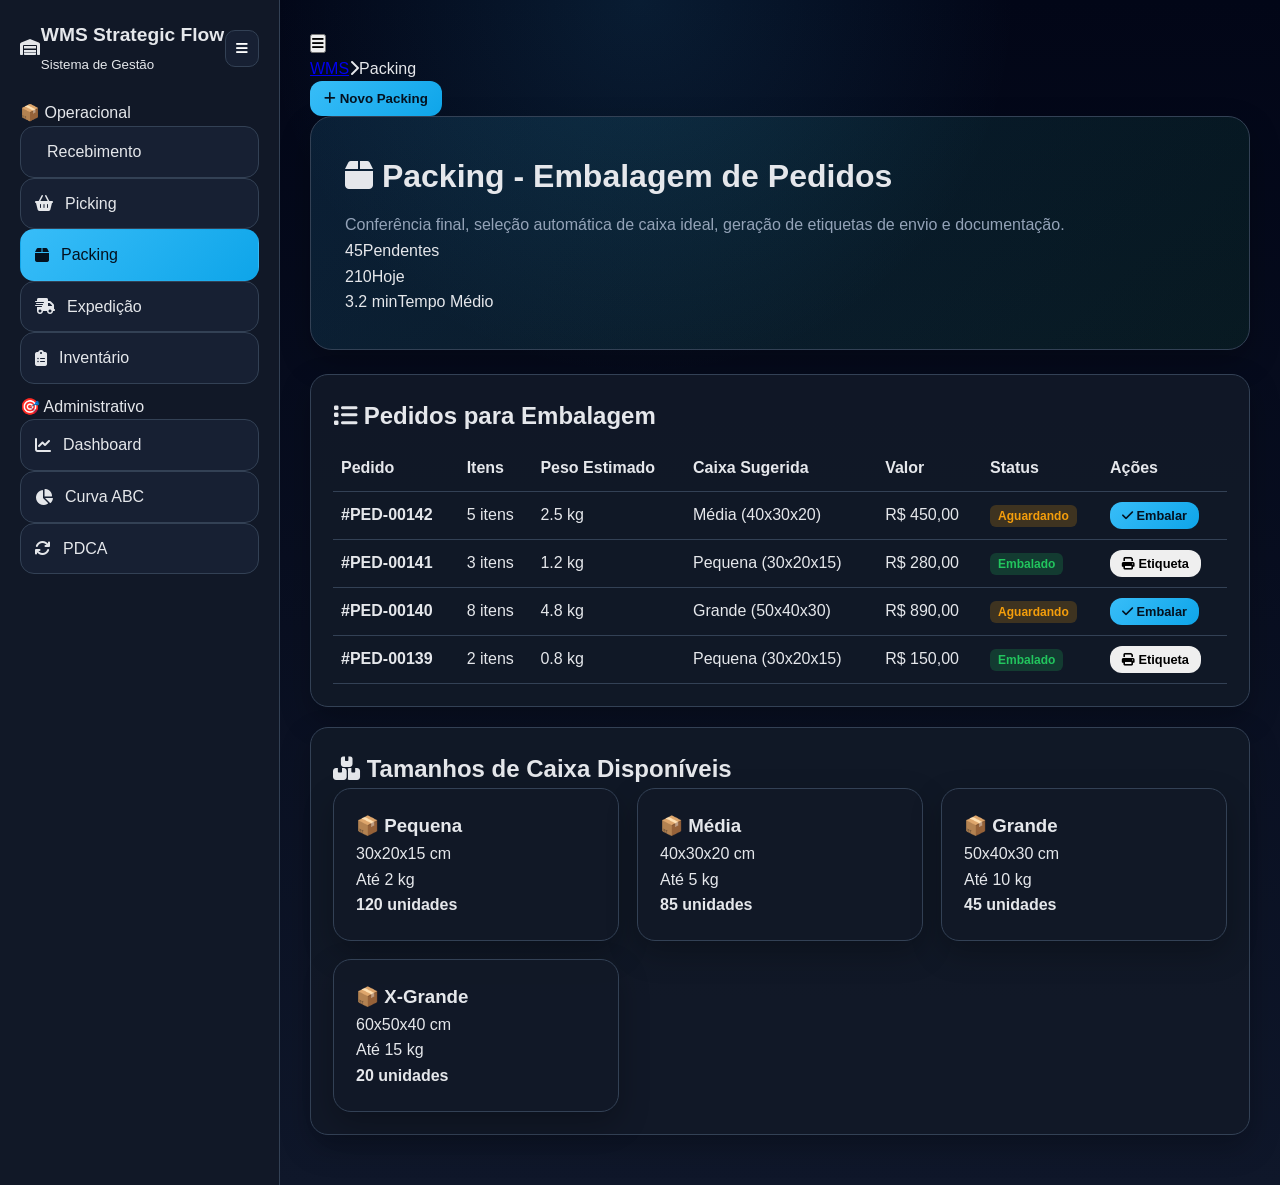
<file: pages/packing.html>
<!DOCTYPE html>
<html lang="pt-br">
<head>
    <meta charset="UTF-8">
    <meta name="viewport" content="width=device-width, initial-scale=1.0">
    <title>WMS Strategic Flow | Packing</title>
    <link rel="stylesheet" href="../css/style.css">
    <link rel="stylesheet" href="https://cdnjs.cloudflare.com/ajax/libs/font-awesome/6.5.0/css/all.min.css">
</head>
<body>
    <div class="app">
        <aside class="sidebar" id="sidebar">
            <div class="brand">
                <div class="logo"><i class="fa-solid fa-warehouse"></i></div>
                <div class="brand-text"><h1>WMS Strategic Flow</h1><small>Sistema de Gestão</small></div>
                <button class="toggle-btn" id="toggleSidebar" title="Toggle sidebar"><i class="fa-solid fa-bars"></i></button>
            </div>
            <nav class="menu">
                <div class="menu-section"><span class="section-title">📦 Operacional</span>
                    <a href="receiving.html" class="menu-link"><i class="fa-solid fa-truck-receiver"></i><span>Recebimento</span></a>
                    <a href="picking.html" class="menu-link"><i class="fa-solid fa-basket-shopping"></i><span>Picking</span></a>
                    <a href="packing.html" class="menu-link active"><i class="fa-solid fa-box"></i><span>Packing</span></a>
                    <a href="shipping.html" class="menu-link"><i class="fa-solid fa-truck-fast"></i><span>Expedição</span></a>
                    <a href="inventory.html" class="menu-link"><i class="fa-solid fa-clipboard-list"></i><span>Inventário</span></a>
                </div>
                <div class="menu-section"><span class="section-title">🎯 Administrativo</span>
                    <a href="dashboard.html" class="menu-link"><i class="fa-solid fa-chart-line"></i><span>Dashboard</span></a>
                    <a href="abc.html" class="menu-link"><i class="fa-solid fa-chart-pie"></i><span>Curva ABC</span></a>
                    <a href="pdca.html" class="menu-link"><i class="fa-solid fa-arrows-rotate"></i><span>PDCA</span></a>
                </div>
            </nav>
        </aside>

        <main class="content">
            <header class="content-header">
                <div class="header-left">
                    <button class="mobile-menu-btn" id="mobileMenuBtn" title="Abrir menu"><i class="fa-solid fa-bars"></i></button>
                    <div class="breadcrumb"><a href="dashboard.html">WMS</a><i class="fa-solid fa-chevron-right"></i><span>Packing</span></div>
                </div>
                <div class="header-right">
                    <button class="btn btn-primary" onclick="alert('Novo packing')"><i class="fa-solid fa-plus"></i> Novo Packing</button>
                </div>
            </header>

            <section class="hero">
                <div class="hero-content">
                    <h2><i class="fa-solid fa-box"></i> Packing - Embalagem de Pedidos</h2>
                    <p>Conferência final, seleção automática de caixa ideal, geração de etiquetas de envio e documentação.</p>
                </div>
                <div class="hero-stats">
                    <div class="hero-stat"><span class="stat-value">45</span><span class="stat-label">Pendentes</span></div>
                    <div class="hero-stat"><span class="stat-value">210</span><span class="stat-label">Hoje</span></div>
                    <div class="hero-stat"><span class="stat-value">3.2 min</span><span class="stat-label">Tempo Médio</span></div>
                </div>
            </section>

            <section class="panel">
                <div class="panel-header"><h2><i class="fa-solid fa-list"></i> Pedidos para Embalagem</h2></div>
                <div class="table-wrap">
                    <table>
                        <thead>
                            <tr>
                                <th>Pedido</th>
                                <th>Itens</th>
                                <th>Peso Estimado</th>
                                <th>Caixa Sugerida</th>
                                <th>Valor</th>
                                <th>Status</th>
                                <th>Ações</th>
                            </tr>
                        </thead>
                        <tbody>
                            <tr>
                                <td><strong>#PED-00142</strong></td>
                                <td>5 itens</td>
                                <td>2.5 kg</td>
                                <td>Média (40x30x20)</td>
                                <td>R$ 450,00</td>
                                <td><span class="status warning">Aguardando</span></td>
                                <td><button class="btn btn-primary btn-sm" onclick="packOrder('PED-00142')"><i class="fa-solid fa-check"></i> Embalar</button></td>
                            </tr>
                            <tr>
                                <td><strong>#PED-00141</strong></td>
                                <td>3 itens</td>
                                <td>1.2 kg</td>
                                <td>Pequena (30x20x15)</td>
                                <td>R$ 280,00</td>
                                <td><span class="status ok">Embalado</span></td>
                                <td><button class="btn btn-outline btn-sm" onclick="printLabel('PED-00141')"><i class="fa-solid fa-print"></i> Etiqueta</button></td>
                            </tr>
                            <tr>
                                <td><strong>#PED-00140</strong></td>
                                <td>8 itens</td>
                                <td>4.8 kg</td>
                                <td>Grande (50x40x30)</td>
                                <td>R$ 890,00</td>
                                <td><span class="status warning">Aguardando</span></td>
                                <td><button class="btn btn-primary btn-sm" onclick="packOrder('PED-00140')"><i class="fa-solid fa-check"></i> Embalar</button></td>
                            </tr>
                            <tr>
                                <td><strong>#PED-00139</strong></td>
                                <td>2 itens</td>
                                <td>0.8 kg</td>
                                <td>Pequena (30x20x15)</td>
                                <td>R$ 150,00</td>
                                <td><span class="status ok">Embalado</span></td>
                                <td><button class="btn btn-outline btn-sm" onclick="printLabel('PED-00139')"><i class="fa-solid fa-print"></i> Etiqueta</button></td>
                            </tr>
                        </tbody>
                    </table>
                </div>
            </section>

            <section class="panel">
                <div class="panel-header"><h2><i class="fa-solid fa-boxes"></i> Tamanhos de Caixa Disponíveis</h2></div>
                <div class="grid">
                    <article class="card"><h3>📦 Pequena</h3><p>30x20x15 cm</p><p>Até 2 kg</p><div class="kpi-value">120 unidades</div></article>
                    <article class="card"><h3>📦 Média</h3><p>40x30x20 cm</p><p>Até 5 kg</p><div class="kpi-value">85 unidades</div></article>
                    <article class="card"><h3>📦 Grande</h3><p>50x40x30 cm</p><p>Até 10 kg</p><div class="kpi-value">45 unidades</div></article>
                    <article class="card"><h3>📦 X-Grande</h3><p>60x50x40 cm</p><p>Até 15 kg</p><div class="kpi-value">20 unidades</div></article>
                </div>
            </section>
        </main>
    </div>

    <script>
        function packOrder(orderId) {
            const confirmPack = confirm(`Embalar pedido #${orderId}?

Itens:
- Produto A (1x)
- Produto B (2x)
- Produto C (2x)

Caixa sugerida: Média (40x30x20)`);
            if (confirmPack) {
                alert(`✅ Pedido #${orderId} embalado!

Peso final: 2.5 kg
Caixa: 40x30x20
Próximo: Expedição`);
            }
        }

        function printLabel(orderId) {
            alert(`🖨️ Gerando etiqueta para #${orderId}...

Transportadora: Jadex Express
Código de rastreio: BR123456789SP

Impressão iniciada!`);
        }

        document.addEventListener('DOMContentLoaded', () => {
            document.getElementById('toggleSidebar')?.addEventListener('click', () => {
                document.getElementById('sidebar').classList.toggle('active');
            });
        });
    </script>
</body>
</html>
</file>
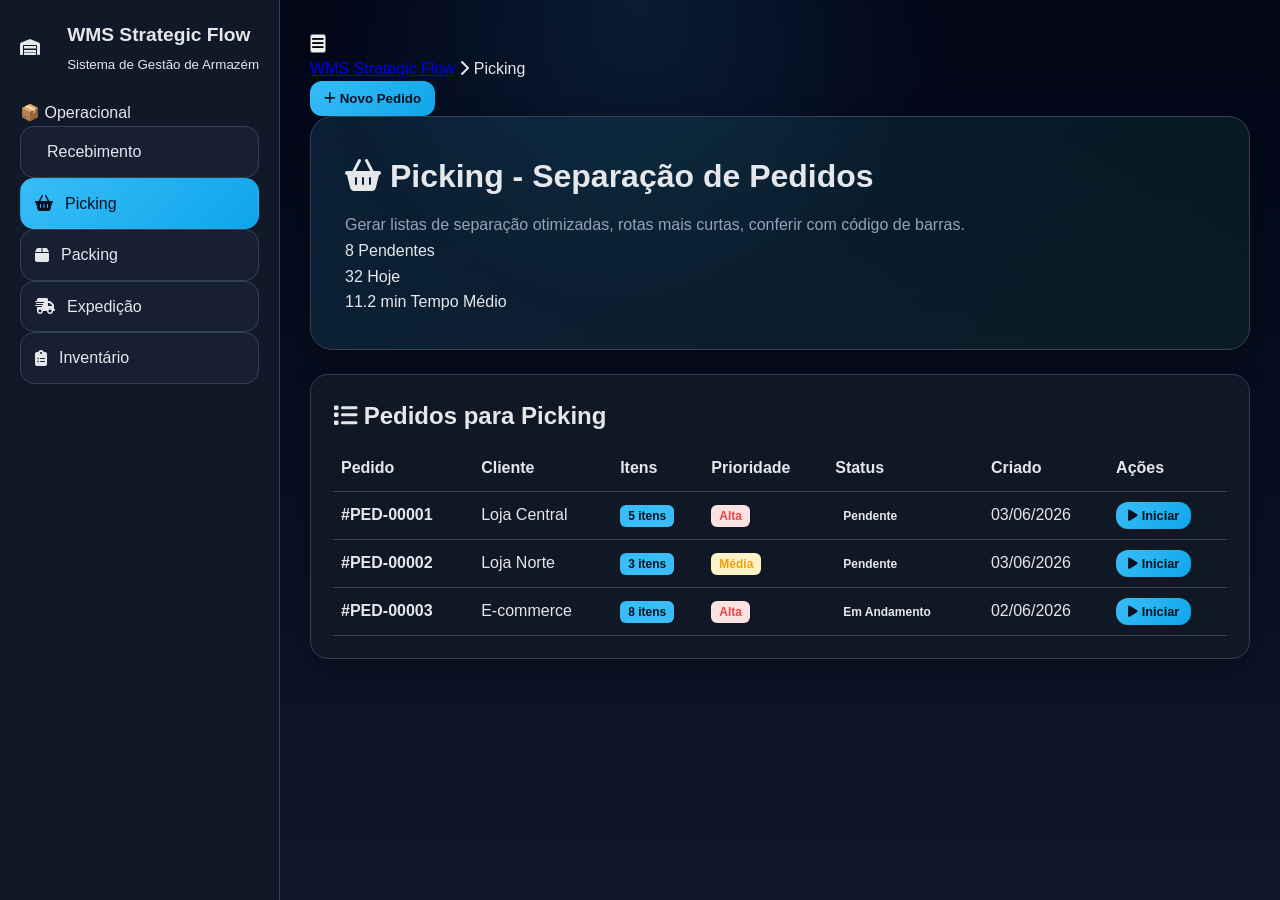
<file: pages/picking.html>
<!DOCTYPE html>
<html lang="pt-br">
<head>
    <meta charset="UTF-8">
    <meta name="viewport" content="width=device-width, initial-scale=1.0">
    <title>WMS Strategic Flow | Picking</title>
    <link rel="stylesheet" href="../css/style.css">
    <link rel="stylesheet" href="https://cdnjs.cloudflare.com/ajax/libs/font-awesome/6.5.0/css/all.min.css">
    <script defer src="../js/storage.js"></script>
    <script defer src="../js/app.js"></script>
</head>
<body>
    <div class="app">
        <!-- SIDEBAR (mesma structure) -->
        <aside class="sidebar" id="sidebar">
            <div class="brand">
                <div class="logo"><i class="fa-solid fa-warehouse"></i></div>
                <div class="brand-text">
                    <h1>WMS Strategic Flow</h1>
                    <small>Sistema de Gestão de Armazém</small>
                </div>
            </div>
            <nav class="menu">
                <div class="menu-section">
                    <span class="section-title">📦 Operacional</span>
                    <a href="receiving.html" class="menu-link"><i class="fa-solid fa-truck-receiver"></i><span>Recebimento</span></a>
                    <a href="picking.html" class="menu-link active"><i class="fa-solid fa-basket-shopping"></i><span>Picking</span></a>
                    <a href="packing.html" class="menu-link"><i class="fa-solid fa-box"></i><span>Packing</span></a>
                    <a href="shipping.html" class="menu-link"><i class="fa-solid fa-truck-fast"></i><span>Expedição</span></a>
                    <a href="inventory.html" class="menu-link"><i class="fa-solid fa-clipboard-list"></i><span>Inventário</span></a>
                </div>
            </nav>
        </aside>

        <main class="content">
            <header class="content-header">
                <div class="header-left">
                    <button class="mobile-menu-btn" id="mobileMenuBtn" title="Menu"><i class="fa-solid fa-bars"></i></button>
                    <div class="breadcrumb">
                        <a href="../index.html">WMS Strategic Flow</a>
                        <i class="fa-solid fa-chevron-right"></i>
                        <span>Picking</span>
                    </div>
                </div>
                <div class="header-right">
                    <button class="btn btn-primary" onclick="createPickingOrder()">
                        <i class="fa-solid fa-plus"></i> Novo Pedido
                    </button>
                </div>
            </header>

            <section class="hero">
                <div class="hero-content">
                    <h2><i class="fa-solid fa-basket-shopping"></i> Picking - Separação de Pedidos</h2>
                    <p>Gerar listas de separação otimizadas, rotas mais curtas, conferir com código de barras.</p>
                </div>
                <div class="hero-stats">
                    <div class="hero-stat">
                        <span class="stat-value" id="pendingOrders">8</span>
                        <span class="stat-label">Pendentes</span>
                    </div>
                    <div class="hero-stat">
                        <span class="stat-value" id="todayOrders">32</span>
                        <span class="stat-label">Hoje</span>
                    </div>
                    <div class="hero-stat">
                        <span class="stat-value" id="avgPickingTime">11.2 min</span>
                        <span class="stat-label">Tempo Médio</span>
                    </div>
                </div>
            </section>

            <section class="panel">
                <div class="panel-header">
                    <h2><i class="fa-solid fa-list"></i> Pedidos para Picking</h2>
                </div>
                <div class="table-wrap">
                    <table>
                        <thead>
                            <tr>
                                <th>Pedido</th>
                                <th>Cliente</th>
                                <th>Itens</th>
                                <th>Prioridade</th>
                                <th>Status</th>
                                <th>Criado</th>
                                <th>Ações</th>
                            </tr>
                        </thead>
                        <tbody id="pickingList">
                            <!-- Preenchido por JS -->
                        </tbody>
                    </table>
                </div>
            </section>
        </main>
    </div>

    <script>
        // Dados simulados
        const pickingOrders = [
            { id: 1, client: 'Loja Central', items: 5, priority: 'high', status: 'pending', created: '2026-06-03' },
            { id: 2, client: 'Loja Norte', items: 3, priority: 'medium', status: 'pending', created: '2026-06-03' },
            { id: 3, client: 'E-commerce', items: 8, priority: 'high', status: 'in_progress', created: '2026-06-02' }
        ];

        function loadPicking() {
            const tbody = document.getElementById('pickingList');
            tbody.innerHTML = pickingOrders.map(order => `
                <tr>
                    <td><strong>#PED-${order.id.toString().padStart(5, '0')}</strong></td>
                    <td>${order.client}</td>
                    <td><span class="badge">${order.items} itens</span></td>
                    <td><span class="priority ${order.priority}">${order.priority === 'high' ? 'Alta' : order.priority === 'medium' ? 'Média' : 'Baixa'}</span></td>
                    <td><span class="status ${order.status}">${order.status === 'pending' ? 'Pendente' : order.status === 'in_progress' ? 'Em Andamento' : 'Concluído'}</span></td>
                    <td>${formatDate(order.created)}</td>
                    <td>
                        <button class="btn btn-primary btn-sm" onclick="startPicking(${order.id})">
                            <i class="fa-solid fa-play"></i> Iniciar
                        </button>
                    </td>
                </tr>
            `).join('');
        }

        function startPicking(id) {
            alert(`🚀 Iniciando picking do pedido #${id}

Rota otimizada:
1. A-01-01 (Produto A) - 3 unidades
2. B-02-03 (Produto B) - 2 unidades
3. C-03-01 (Produto C) - 1 unidade

Tempo estimado: 11 min`);
        }

        function createPickingOrder() {
            alert('📋 Formulário de novo pedido de picking');
        }

        function formatDate(date) {
            return new Date(date).toLocaleDateString('pt-BR');
        }

        document.addEventListener('DOMContentLoaded', loadPicking);
    </script>

    
</body>
</html>
</file>
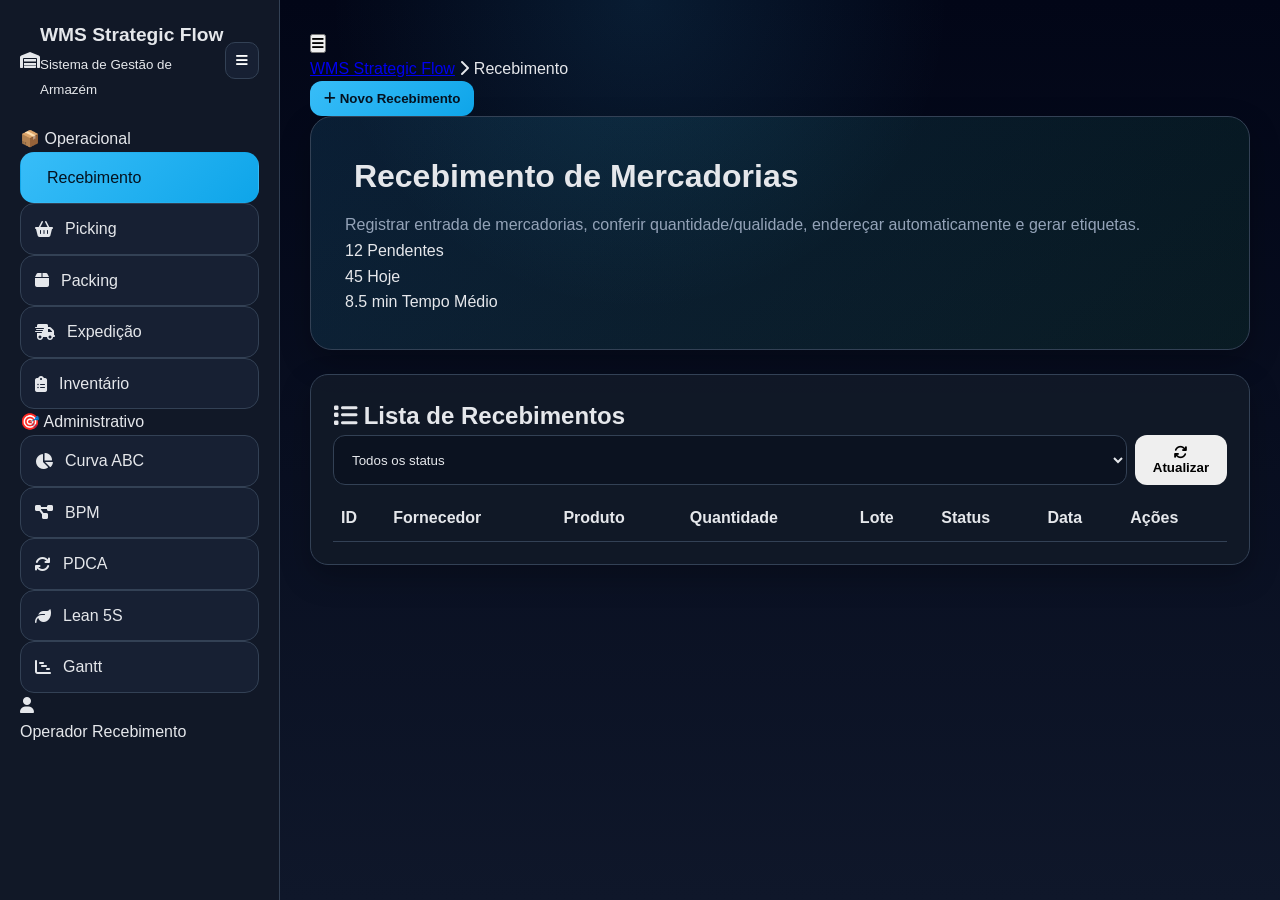
<file: pages/receiving.html>
<!DOCTYPE html>
<html lang="pt-br">
<head>
    <meta charset="UTF-8">
    <meta name="viewport" content="width=device-width, initial-scale=1.0">
    <title>WMS Strategic Flow | Recebimento</title>
    <link rel="stylesheet" href="../css/style.css">
    <link rel="stylesheet" href="https://cdnjs.cloudflare.com/ajax/libs/font-awesome/6.5.0/css/all.min.css">
    <script defer src="../js/storage.js"></script>
    <script defer src="../js/app.js"></script>
</head>
<body>
    <div class="app">
        <!-- SIDEBAR (mesma do index.html) -->
        <aside class="sidebar" id="sidebar">
            <div class="brand">
                <div class="logo"><i class="fa-solid fa-warehouse"></i></div>
                <div class="brand-text">
                    <h1>WMS Strategic Flow</h1>
                    <small>Sistema de Gestão de Armazém</small>
                </div>
                    <button class="toggle-btn" id="toggleSidebar" title="Alternar barra lateral" aria-label="Alternar barra lateral"><i class="fa-solid fa-bars"></i></button>
                </div>

                <div class="menu-section">
                    <span class="section-title">📦 Operacional</span>
                    <a href="receiving.html" class="menu-link active"><i class="fa-solid fa-truck-receiver"></i><span>Recebimento</span></a>
                    <a href="picking.html" class="menu-link"><i class="fa-solid fa-basket-shopping"></i><span>Picking</span></a>
                    <a href="packing.html" class="menu-link"><i class="fa-solid fa-box"></i><span>Packing</span></a>
                    <a href="shipping.html" class="menu-link"><i class="fa-solid fa-truck-fast"></i><span>Expedição</span></a>
                    <a href="inventory.html" class="menu-link"><i class="fa-solid fa-clipboard-list"></i><span>Inventário</span></a>
                </div>

                <div class="menu-section">
                    <span class="section-title">🎯 Administrativo</span>
                    <a href="abc.html" class="menu-link"><i class="fa-solid fa-chart-pie"></i><span>Curva ABC</span></a>
                    <a href="bpm.html" class="menu-link"><i class="fa-solid fa-diagram-project"></i><span>BPM</span></a>
                    <a href="pdca.html" class="menu-link"><i class="fa-solid fa-arrows-rotate"></i><span>PDCA</span></a>
                    <a href="lean.html" class="menu-link"><i class="fa-solid fa-leaf"></i><span>Lean 5S</span></a>
                    <a href="gantt.html" class="menu-link"><i class="fa-solid fa-chart-gantt"></i><span>Gantt</span></a>
                </div>
            </nav>

            <div class="sidebar-footer">
                <div class="user-info">
                    <div class="user-avatar"><i class="fa-solid fa-user"></i></div>
                    <div class="user-details">
                        <span class="user-name">Operador</span>
                        <span class="user-role">Recebimento</span>
                    </div>
                </div>
            </div>
        </aside>

        <!-- CONTEÚDO -->
        <main class="content">
            <header class="content-header">
                <div class="header-left">
                    <button class="mobile-menu-btn" id="mobileMenuBtn" title="Abrir menu móvel"><i class="fa-solid fa-bars"></i></button>
                    <div class="breadcrumb">
                        <a href="../index.html">WMS Strategic Flow</a>
                        <i class="fa-solid fa-chevron-right"></i>
                        <span>Recebimento</span>
                    </div>
                </div>
                <div class="header-right">
                    <button class="btn btn-primary" onclick="openReceivingModal()">
                        <i class="fa-solid fa-plus"></i> Novo Recebimento
                    </button>
                </div>
            </header>

            <section class="hero">
                <div class="hero-content">
                    <h2><i class="fa-solid fa-truck-receiver"></i> Recebimento de Mercadorias</h2>
                    <p>Registrar entrada de mercadorias, conferir quantidade/qualidade, endereçar automaticamente e gerar etiquetas.</p>
                </div>
                <div class="hero-stats">
                    <div class="hero-stat">
                        <span class="stat-value" id="pendingReceiving">12</span>
                        <span class="stat-label">Pendentes</span>
                    </div>
                    <div class="hero-stat">
                        <span class="stat-value" id="todayReceiving">45</span>
                        <span class="stat-label">Hoje</span>
                    </div>
                    <div class="hero-stat">
                        <span class="stat-value" id="avgTime">8.5 min</span>
                        <span class="stat-label">Tempo Médio</span>
                    </div>
                </div>
            </section>

            <section class="panel">
                <div class="panel-header">
                    <h2><i class="fa-solid fa-list"></i> Lista de Recebimentos</h2>
                    <div class="filters">
                        <select class="select" id="filterStatus" aria-label="Filtrar status">
                            <option value="all">Todos os status</option>
                            <option value="pending">Pendente</option>
                            <option value="in_progress">Em Andamento</option>
                            <option value="completed">Concluído</option>
                        </select>
                        <button class="btn btn-outline" onclick="refreshReceiving()">
                            <i class="fa-solid fa-refresh"></i> Atualizar
                        </button>
                    </div>
                </div>
                <div class="table-wrap">
                    <table>
                        <thead>
                            <tr>
                                <th>ID</th>
                                <th>Fornecedor</th>
                                <th>Produto</th>
                                <th>Quantidade</th>
                                <th>Lote</th>
                                <th>Status</th>
                                <th>Data</th>
                                <th>Ações</th>
                            </tr>
                        </thead>
                        <tbody id="receivingList">
                            <!-- Preenchido por JS -->
                        </tbody>
                    </table>
                </div>
            </section>
        </main>
    </div>

    <!-- MODAL DE RECEBIMENTO -->
    <div id="receivingModal" class="modal hidden">
        <div class="modal-content">
            <div class="modal-header">
                <h3>Novo Recebimento</h3>
                <button class="close-btn" onclick="closeReceivingModal()">&times;</button>
            </div>
            <form id="receivingForm" onsubmit="saveReceiving(event)">
                <div class="form-group">
                    <label for="supplier">Fornecedor *</label>
                    <input type="text" id="supplier" required placeholder="Nome do fornecedor" title="Nome do fornecedor">
                </div>
                <div class="form-group">
                    <label for="product">Produto *</label>
                    <input type="text" id="product" required placeholder="Nome do produto" title="Nome do produto">
                </div>
                <div class="form-group">
                    <label for="quantity">Quantidade *</label>
                    <input type="number" id="quantity" required min="1" placeholder="0" title="Quantidade recebida">
                </div>
                <div class="form-group">
                    <label for="lot">Lote</label>
                    <input type="text" id="lot" placeholder="Número do lote (opcional)" title="Número do lote">
                </div>
                <div class="form-group">
                    <label for="expiryDate">Validade</label>
                    <input type="date" id="expiryDate" placeholder="Selecione a validade" title="Data de validade do produto">
                </div>
                <div class="form-actions">
                    <button type="button" class="btn btn-outline" onclick="closeReceivingModal()">Cancelar</button>
                    <button type="submit" class="btn btn-primary"><i class="fa-solid fa-save"></i> Salvar</button>
                </div>
            </form>
        </div>
    </div>

    <style>
        .modal.hidden {
            display: none;
        }

        .empty-message {
            text-align: center;
            padding: 32px;
        }

        .modal {
            position: fixed;
            top: 0;
            left: 0;
            width: 100%;
            height: 100%;
            background: rgba(0,0,0,0.5);
            display: flex;
            align-items: center;
            justify-content: center;
            z-index: 2000;
        }
        .modal-content {
            background: white;
            border-radius: 12px;
            padding: 24px;
            width: 90%;
            max-width: 500px;
            max-height: 90vh;
            overflow-y: auto;
        }
        .modal-header {
            display: flex;
            justify-content: space-between;
            align-items: center;
            margin-bottom: 20px;
        }
        .modal-header h3 {
            font-size: 20px;
            font-weight: 600;
        }
        .close-btn {
            background: none;
            border: none;
            font-size: 28px;
            cursor: pointer;
            color: var(--text-light);
        }
        .form-group {
            margin-bottom: 16px;
        }
        .form-group label {
            display: block;
            font-size: 14px;
            font-weight: 500;
            margin-bottom: 6px;
        }
        .form-group input, .form-group select {
            width: 100%;
            padding: 10px 12px;
            border: 1px solid var(--border);
            border-radius: 6px;
            font-size: 14px;
        }
        .form-actions {
            display: flex;
            gap: 12px;
            justify-content: flex-end;
            margin-top: 20px;
        }
        .filters {
            display: flex;
            gap: 8px;
        }
    </style>

    <script>
        // Carregar recebimentos
        function loadReceiving() {
            const receivingList = Storage.getReceiving();
            const tbody = document.getElementById('receivingList');
            
            if (!receivingList || receivingList.length === 0) {
                tbody.innerHTML = '<tr><td colspan="8" class="empty-message">Nenhum recebimento cadastrado. Clique em "Novo Recebimento" para adicionar.</td></tr>';
                return;
            }

            tbody.innerHTML = receivingList.map(item => `
                <tr>
                    <td><strong>#${item.id.toString().slice(-6)}</strong></td>
                    <td>${item.supplier}</td>
                    <td>${item.product}</td>
                    <td><strong>${item.quantity}</strong></td>
                    <td>${item.lot || '-'}</td>
                    <td><span class="status ${item.status}">${item.status === 'completed' ? 'Concluído' : item.status === 'in_progress' ? 'Em Andamento' : 'Pendente'}</span></td>
                    <td>${formatDate(item.createdAt)}</td>
                    <td>
                        <button class="btn btn-outline btn-sm" onclick="viewReceiving(${item.id})">
                            <i class="fa-solid fa-eye"></i>
                        </button>
                        <button class="btn btn-primary btn-sm" onclick="completeReceiving(${item.id})">
                            <i class="fa-solid fa-check"></i>
                        </button>
                    </td>
                </tr>
            `).join('');
        }

        function openReceivingModal() {
            document.getElementById('receivingModal').classList.remove('hidden');
        }

        function closeReceivingModal() {
            document.getElementById('receivingModal').classList.add('hidden');
            document.getElementById('receivingForm').reset();
        }

        function saveReceiving(event) {
            event.preventDefault();
            
            const item = {
                supplier: document.getElementById('supplier').value,
                product: document.getElementById('product').value,
                quantity: parseInt(document.getElementById('quantity').value),
                lot: document.getElementById('lot').value,
                expiryDate: document.getElementById('expiryDate').value,
                status: 'pending'
            };

            Storage.addReceiving(item);
            closeReceivingModal();
            loadReceiving();
            showNotification('✅ Recebimento cadastrado com sucesso!');
        }

        function completeReceiving(id) {
            const data = Storage.getData();
            const item = data.receiving.find(r => r.id === id);
            if (item) {
                item.status = 'completed';
                Storage.saveData(data);
                loadReceiving();
                showNotification('✅ Recebimento concluído!');
            }
        }

        function refreshReceiving() {
            loadReceiving();
            showNotification('🔄 Lista atualizada!');
        }

        function showNotification(message) {
            alert(message);
        }

        // Inicializar
        document.addEventListener('DOMContentLoaded', () => {
            loadReceiving();
            document.getElementById('toggleSidebar')?.addEventListener('click', () => {
                document.getElementById('sidebar').classList.toggle('active');
            });
        });
    </script>
</body>
</html>
</file>
<file: css/style.css>
/* ========================================
   WMS STRATEGIC FLOW - CSS COMPLETO UNIFICADO
   Tema Dark + Receiving + Picking + Packing + Shipping + Inventory
   ======================================== */

:root {
    --bg: #0f172a;
    --bg2: #111827;
    --card: #1e293b;
    --card2: #172033;
    --text: #e5e7eb;
    --muted: #94a3b8;
    --primary: #38bdf8;
    --primary2: #0ea5e9;
    --accent: #22c55e;
    --success: #22c55e;
    --warning: #f59e0b;
    --danger: #ef4444;
    --border: #334155;
    --shadow: 0 12px 30px rgba(0, 0, 0, 0.25);
    --radius: 18px;
}

* {
    box-sizing: border-box;
    margin: 0;
    padding: 0;
}

html {
    scroll-behavior: smooth;
}

body {
    font-family: Arial, Helvetica, sans-serif;
    background:
        radial-gradient(circle at top, rgba(56, 189, 248, 0.12), transparent 28%),
        linear-gradient(180deg, #020617 0%, #0f172a 100%);
    color: var(--text);
    line-height: 1.6;
}

.app {
    display: flex;
    min-height: 100vh;
}

/* ========================================
   SIDEBAR
   ======================================== */
.sidebar {
    width: 280px;
    background: #111827;
    border-right: 1px solid var(--border);
    padding: 20px;
    transition: .3s ease;
}

.sidebar.collapsed {
    width: 88px;
}

.brand {
    display: flex;
    justify-content: space-between;
    align-items: center;
    margin-bottom: 24px;
}

.brand h1 {
    font-size: 1.2rem;
}

.toggle-btn {
    background: #172033;
    border: 1px solid var(--border);
    color: #fff;
    border-radius: 10px;
    padding: 10px;
    cursor: pointer;
}

.menu {
    display: grid;
    gap: 10px;
}

.menu-link {
    text-decoration: none;
    color: var(--text);
    background: var(--card2);
    border: 1px solid var(--border);
    padding: 12px 14px;
    border-radius: 14px;
    display: flex;
    gap: 12px;
    align-items: center;
    transition: .2s ease;
}

.menu-link.active {
    background: linear-gradient(135deg, var(--primary), var(--primary2));
    color: #04111f;
    border-color: transparent;
}

.menu-link span {
    white-space: nowrap;
}

.sidebar.collapsed .menu-link span,
.sidebar.collapsed .brand h1 {
    display: none;
}

.content {
    flex: 1;
    padding: 30px;
}

/* ========================================
   HERO
   ======================================== */
.hero {
    background: linear-gradient(135deg, rgba(56, 189, 248, 0.12), rgba(34, 197, 94, 0.08));
    border: 1px solid var(--border);
    border-radius: 22px;
    padding: 34px;
    box-shadow: var(--shadow);
    margin-bottom: 24px;
}

.hero h2 {
    font-size: 2rem;
    margin-bottom: 10px;
}

.hero p {
    color: var(--muted);
    max-width: 820px;
}

/* ========================================
   GRID & CARDS
   ======================================== */
.grid {
    display: grid;
    grid-template-columns: repeat(auto-fit, minmax(250px, 1fr));
    gap: 18px;
}

.card,
.panel {
    background: rgba(17, 24, 39, 0.96);
    border: 1px solid var(--border);
    border-radius: var(--radius);
    padding: 22px;
    box-shadow: var(--shadow);
}

.panel {
    margin-bottom: 20px;
}

.icon {
    width: 54px;
    height: 54px;
    border-radius: 14px;
    display: inline-flex;
    align-items: center;
    justify-content: center;
    background: linear-gradient(135deg, rgba(56, 189, 248, 0.18), rgba(34, 197, 94, 0.12));
    border: 1px solid rgba(148, 163, 184, 0.18);
    color: var(--primary);
    font-size: 1.2rem;
    margin-bottom: 14px;
}

/* ========================================
   KPI GRID
   ======================================== */
.kpi-grid {
    display: grid;
    grid-template-columns: repeat(auto-fit, minmax(180px, 1fr));
    gap: 16px;
    margin-bottom: 20px;
}

.kpi {
    background: #111827;
    border: 1px solid var(--border);
    padding: 18px;
    border-radius: 16px;
}

.kpi span {
    display: block;
    color: var(--muted);
    margin-bottom: 8px;
}

.kpi strong {
    font-size: 1.8rem;
}

/* ========================================
   TABLES
   ======================================== */
table {
    width: 100%;
    border-collapse: collapse;
    margin-top: 10px;
}

th,
td {
    padding: 10px 8px;
    border-bottom: 1px solid var(--border);
    text-align: left;
    white-space: nowrap;
}

.table-wrap {
    overflow: auto;
}

/* ========================================
   BUTTONS
   ======================================== */
.btn {
    border: none;
    border-radius: 12px;
    padding: 10px 14px;
    font-weight: 700;
    cursor: pointer;
    transition: .2s ease;
}

.btn-primary {
    background: linear-gradient(135deg, var(--primary), var(--primary2));
    color: #04111f;
}

.btn-secondary {
    background: #0b1220;
    color: var(--text);
    border: 1px solid var(--border);
}

.btn-danger {
    background: rgba(239, 68, 68, 0.12);
    color: #fecaca;
    border: 1px solid rgba(239, 68, 68, 0.25);
}

.btn-sm {
    padding: 6px 12px;
    font-size: 0.8rem;
}

/* ========================================
   FORMS
   ======================================== */
.form-group {
    display: grid;
    gap: 6px;
}

input,
select,
textarea {
    width: 100%;
    padding: 12px 14px;
    border-radius: 12px;
    border: 1px solid var(--border);
    background: #0b1220;
    color: var(--text);
    outline: none;
}

textarea {
    min-height: 110px;
    resize: vertical;
}

.toolbar {
    display: flex;
    gap: 10px;
    flex-wrap: wrap;
    margin-top: 14px;
}

.filters {
    display: flex;
    gap: 8px;
}

/* ========================================
   MODAL (RECEIVING)
   ======================================== */
.modal {
    position: fixed;
    top: 0;
    left: 0;
    width: 100%;
    height: 100%;
    background: rgba(0, 0, 0, 0.5);
    display: flex;
    align-items: center;
    justify-content: center;
    z-index: 2000;
}

.modal-content {
    background: var(--card);
    border: 1px solid var(--border);
    border-radius: 12px;
    padding: 24px;
    width: 90%;
    max-width: 500px;
    max-height: 90vh;
    overflow-y: auto;
}

.modal-header {
    display: flex;
    justify-content: space-between;
    align-items: center;
    margin-bottom: 20px;
}

.modal-header h3 {
    font-size: 20px;
    font-weight: 600;
}

.close-btn {
    background: none;
    border: none;
    font-size: 28px;
    cursor: pointer;
    color: var(--muted);
}

.form-group {
    margin-bottom: 16px;
}

.form-group label {
    display: block;
    font-size: 14px;
    font-weight: 500;
    margin-bottom: 6px;
}

.form-group input,
.form-group select {
    width: 100%;
    padding: 10px 12px;
    border: 1px solid var(--border);
    border-radius: 6px;
    font-size: 14px;
}

.form-actions {
    display: flex;
    gap: 12px;
    justify-content: flex-end;
    margin-top: 20px;
}

.modal-backdrop {
    display: none;
    position: fixed;
    inset: 0;
    z-index: 100;
    background: rgba(2, 6, 23, 0.7);
    -webkit-backdrop-filter: blur(6px);
    backdrop-filter: blur(6px);
    padding: 20px;
}

.modal-backdrop.show {
    display: grid;
    place-items: center;
}

.modal-backdrop .modal {
    width: min(720px, 100%);
    background: rgba(15, 23, 42, 0.98);
    border: 1px solid var(--border);
    border-radius: 20px;
    padding: 22px;
    box-shadow: var(--shadow);
}

/* ========================================
   STATUS, PRIORITY, BADGES (PICKING, PACKING, SHIPPING)
   ======================================== */
.priority {
    padding: 4px 8px;
    border-radius: 6px;
    font-size: 12px;
    font-weight: 600;
}

.priority.high {
    background: rgba(239, 68, 68, 0.2);
    color: var(--danger);
}

.priority.medium {
    background: rgba(245, 158, 11, 0.2);
    color: var(--warning);
}

.priority.low {
    background: rgba(34, 197, 94, 0.2);
    color: var(--success);
}

.badge {
    background: var(--primary);
    color: #04111f;
    padding: 4px 8px;
    border-radius: 6px;
    font-size: 12px;
    font-weight: 600;
}

.status {
    padding: 4px 8px;
    border-radius: 6px;
    font-size: 12px;
    font-weight: 600;
}

.status.ok {
    background: rgba(34, 197, 94, 0.2);
    color: var(--success);
}

.status.warning {
    background: rgba(245, 158, 11, 0.2);
    color: var(--warning);
}

.status.danger {
    background: rgba(239, 68, 68, 0.2);
    color: var(--danger);
}

.status.info {
    background: rgba(56, 189, 248, 0.2);
    color: var(--primary);
}

/* ========================================
   CLASSES ABC (INVENTÁRIO)
   ======================================== */
.class-a {
    background: rgba(239, 68, 68, 0.2);
    color: var(--danger);
    padding: 4px 8px;
    border-radius: 6px;
    font-size: 12px;
    font-weight: 600;
}

.class-b {
    background: rgba(245, 158, 11, 0.2);
    color: var(--warning);
    padding: 4px 8px;
    border-radius: 6px;
    font-size: 12px;
    font-weight: 600;
}

.class-c {
    background: rgba(34, 197, 94, 0.2);
    color: var(--success);
    padding: 4px 8px;
    border-radius: 6px;
    font-size: 12px;
    font-weight: 600;
}

/* ========================================
   DIFF (INVENTÁRIO CÍCLICO)
   ======================================== */
.diff {
    padding: 4px 8px;
    border-radius: 6px;
    font-weight: 600;
    font-size: 13px;
}

.diff.negative {
    background: rgba(239, 68, 68, 0.2);
    color: var(--danger);
}

.diff.positive {
    background: rgba(34, 197, 94, 0.2);
    color: var(--success);
}

.diff.zero {
    background: var(--border);
    color: var(--muted);
}

.diff.pending {
    background: rgba(245, 158, 11, 0.2);
    color: var(--warning);
}

/* ========================================
   INVENTÁRIO CÍCLICO - KPI PROGRESS
   ======================================== */
.kpi-progress {
    margin-bottom: 12px;
}

.kpi-progress:last-child {
    margin-bottom: 0;
}

.kpi-progress-row {
    display: flex;
    justify-content: space-between;
    margin-bottom: 4px;
}

.progress-bar {
    width: 100%;
    height: 10px;
    border-radius: 999px;
    background: var(--card);
    overflow: hidden;
}

.progress-bar-fill {
    height: 100%;
    border-radius: 999px;
}

.progress-bar--a {
    width: 98%;
    background: var(--danger);
}

.progress-bar--b {
    width: 94%;
    background: var(--warning);
}

.progress-bar--c {
    width: 88%;
    background: var(--success);
}

.inventory-stats-panel {
    text-align: center;
    padding: 20px;
}

.kpi-value {
    font-weight: 700;
}

.kpi-value--large {
    font-size: 48px;
    color: var(--success);
}

.kpi-text-muted {
    color: var(--muted);
    margin: 0;
}

.kpi-trend {
    margin-top: 12px;
}

.inventory-rate-grid {
    display: grid;
    grid-template-columns: 1fr 1fr;
    gap: 12px;
}

.inventory-rate-item {
    text-align: center;
}

.kpi-value--danger {
    font-size: 32px;
    color: var(--danger);
}

.kpi-value--warning {
    font-size: 32px;
    color: var(--warning);
}

.kpi-text-small {
    font-size: 13px;
    color: var(--muted);
    margin: 0;
}

/* ========================================
   CHARTS
   ======================================== */
.chart-grid {
    display: grid;
    grid-template-columns: repeat(auto-fit, minmax(320px, 1fr));
    gap: 18px;
}

.chart-card {
    background: #111827;
    border: 1px solid #334155;
    border-radius: 18px;
    padding: 18px;
    min-height: 380px;
}

.chart-card canvas {
    width: 100% !important;
    height: 320px !important;
}

.small {
    color: #94a3b8;
    font-size: .9rem;
}

/* ========================================
   PROCESS FLOW
   ======================================== */
.process-flow {
    display: flex;
    flex-wrap: wrap;
    gap: 10px;
    align-items: center;
    padding: 10px 0;
}

.flow-node {
    background: linear-gradient(135deg, #38bdf8, #0ea5e9);
    color: #04111f;
    font-weight: 700;
    padding: 12px 16px;
    border-radius: 14px;
    box-shadow: var(--shadow);
}

.flow-arrow {
    color: var(--muted);
    font-size: 1.3rem;
    font-weight: 700;
}

.up {
    color: #22c55e;
    font-weight: 700;
}

.down {
    color: #ef4444;
    font-weight: 700;
}

.flat {
    color: #94a3b8;
    font-weight: 700;
}

/* ========================================
   SPARKLINES
   ======================================== */
.spark-card {
    overflow: hidden;
}

.spark-wrap {
    margin-top: 10px;
}

.spark {
    width: 100%;
    height: 46px;
    display: block;
}

.spark polyline {
    fill: none;
    stroke: #38bdf8;
    stroke-width: 2.5;
    stroke-linecap: round;
    stroke-linejoin: round;
}

.spark-empty {
    width: 100%;
    height: 46px;
}

/* ========================================
   GANTT
   ======================================== */
.gantt-wrap {
    overflow: auto;
    border: 1px solid #334155;
    border-radius: 14px;
    padding: 12px;
    background: #0f172a;
}

.gantt-head,
.gantt-row {
    display: grid;
    grid-template-columns: 220px repeat(auto-fit, 28px);
    align-items: center;
    gap: 0;
}

.gantt-day,
.gantt-task-col {
    padding: 8px;
    font-size: .85rem;
    border-bottom: 1px solid rgba(148, 163, 184, 0.12);
}

.gantt-task-col {
    position: sticky;
    left: 0;
    background: #0f172a;
    z-index: 2;
    font-weight: 600;
}

.gantt-track {
    position: relative;
    min-height: 42px;
    grid-column: 2 / -1;
    border-bottom: 1px solid rgba(148, 163, 184, 0.08);
}

.gantt-bar {
    background: linear-gradient(135deg, #38bdf8, #22c55e);
    border-radius: 10px;
    height: 26px;
    margin-top: 8px;
    display: flex;
    align-items: center;
    padding: 0 10px;
    color: #08111f;
    font-size: .75rem;
    font-weight: 700;
    box-shadow: 0 6px 18px rgba(0, 0, 0, 0.22);
}

.progress {
    width: 100%;
    height: 8px;
    background: #1e293b;
    border-radius: 999px;
    overflow: hidden;
    margin-left: 10px;
}

.progress-fill {
    height: 100%;
    background: #38bdf8;
}

/* ========================================
   RESPONSIVO
   ======================================== */
@media (max-width: 900px) {
    .sidebar {
        width: 88px;
    }

    .brand h1,
    .menu-link span {
        display: none;
    }
}
/* Para telas menores, reduzimos os espaçamentos e fontes para melhor legibilidade */
@media (max-width: 720px) {
    .content {
        padding: 18px;
    }

    .hero {
        padding: 22px;
    }

    .hero h2 {
        font-size: 1.4rem;
    }
}
/* ========================================
   PRIORITY, STATUS, BADGES (RECEIVING, PICKING, PACKING, SHIPPING)
   ======================================== */
.priority {
    padding: 4px 8px;
    border-radius: 6px;
    font-size: 12px;
    font-weight: 600;
}

.priority.high {
    background: #fee2e2;
    color: #ef4444;
}

.priority.medium {
    background: #fef3c7;
    color: #f59e0b;
}

.priority.low {
    background: #d1fae5;
    color: #10b981;
}
</file>
